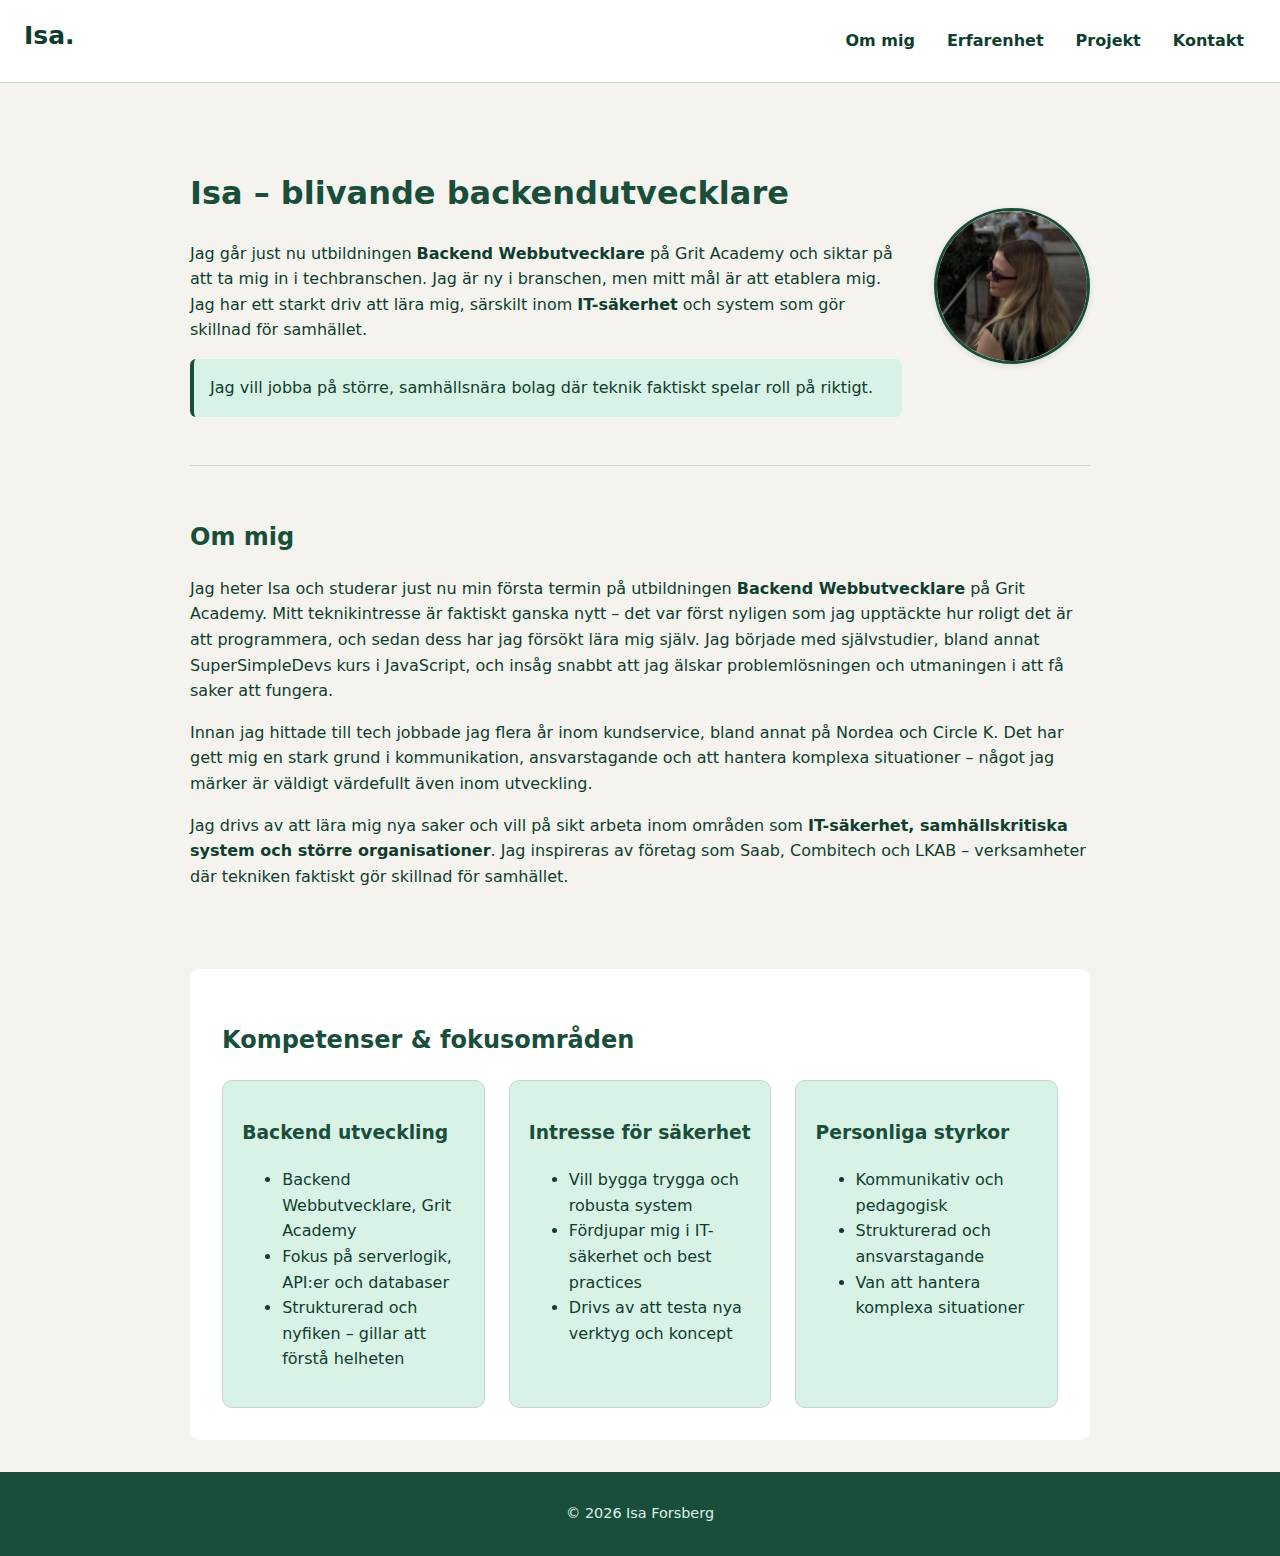
<file: Index.html>
<!DOCTYPE html>
<html lang="sv">
<head>
    <meta charset="UTF-8">
    <meta name="viewport" content="width=device-width, initial-scale=1.0">
    <title>Isa Forsberg – Backendutvecklare</title>
    <meta name="description" content="Portfolio för Isa Forsberg, blivande backendutvecklare med intresse för IT-säkerhet och samhällsnytta.">
    <link rel="stylesheet" href="styles/Global.css">
<link rel="stylesheet" href="styles/Homepage.css">

</head>

<body>

<header class="site-header">
    
        <div class="logo">Isa<span>.</span></div>

        <nav class="nav-links" aria-label="Huvudnavigation">
            <a href="index.html">Om mig</a>
            <a href="erfarenheter.html">Erfarenhet</a>
            <a href="projekt.html">Projekt</a>
            <a href="kontakt.html">Kontakt</a>
        </nav>
    
</header>




<main>

    <!-- INTRO-->
   <section class="intro">
    <div class="intro-content">
        <div class="intro-text">
            <h1>Isa – blivande backendutvecklare</h1>
            <p>
                Jag går just nu utbildningen <strong>Backend Webbutvecklare</strong> på Grit Academy
                och siktar på att ta mig in i techbranschen. Jag är ny i branschen, men mitt mål är att etablera mig.
                Jag har ett starkt driv att lära mig, särskilt inom <strong>IT-säkerhet</strong> och system som gör skillnad för samhället.
            </p>

            <p class="highlight">
                Jag vill jobba på större, samhällsnära bolag där teknik faktiskt spelar roll på riktigt.
            </p>
        </div>

        <div class="intro-image">
            <img src="images/profilbildPortfölj.jpg" alt="Porträtt av Isa">
        </div>
    </div>
</section>


    <!-- OM MIG -->
    <section class="section">
        <h2>Om mig</h2>

        <p>
            Jag heter Isa och studerar just nu min första termin på utbildningen 
            <strong>Backend Webbutvecklare</strong> på Grit Academy. Mitt teknikintresse är faktiskt ganska nytt – 
            det var först nyligen som jag upptäckte hur roligt det är att programmera, och sedan dess har jag 
            försökt lära mig själv. Jag började med självstudier, bland annat SuperSimpleDevs kurs i JavaScript, och 
            insåg snabbt att jag älskar problemlösningen och utmaningen i att få saker att fungera.
        </p>

        <p>
            Innan jag hittade till tech jobbade jag flera år inom kundservice, bland annat på Nordea och 
            Circle K. Det har gett mig en stark grund i kommunikation, ansvarstagande och att hantera 
            komplexa situationer – något jag märker är väldigt värdefullt även inom utveckling.
        </p>

        <p>
            Jag drivs av att lära mig nya saker och vill på sikt arbeta inom områden som 
            <strong>IT-säkerhet, samhällskritiska system och större organisationer</strong>. Jag inspireras av 
            företag som Saab, Combitech och LKAB – verksamheter där tekniken faktiskt gör skillnad för 
            samhället.
        </p>
    </section>

    <!-- KOMPETENSER -->
    <section class="section-alt">
        <h2>Kompetenser & fokusområden</h2>

        <div class="grid">
            <article class="card">
                <h3>Backend utveckling</h3>
                <ul>
                    <li>Backend Webbutvecklare, Grit Academy</li>
                    <li>Fokus på serverlogik, API:er och databaser</li>
                    <li>Strukturerad och nyfiken – gillar att förstå helheten</li>
                </ul>
            </article>

            <article class="card">
                <h3>Intresse för säkerhet</h3>
                <ul>
                    <li>Vill bygga trygga och robusta system</li>
                    <li>Fördjupar mig i IT-säkerhet och best practices</li>
                    <li>Drivs av att testa nya verktyg och koncept</li>
                </ul>
            </article>

            <article class="card">
                <h3>Personliga styrkor</h3>
                <ul>
                    <li>Kommunikativ och pedagogisk</li>
                    <li>Strukturerad och ansvarstagande</li>
                    <li>Van att hantera komplexa situationer</li>
                </ul>
            </article>
        </div>
    </section>

</main>

<footer class="site-footer">
    <p>© 2026 Isa Forsberg</p>
</footer>

</body>
</html>
</file>
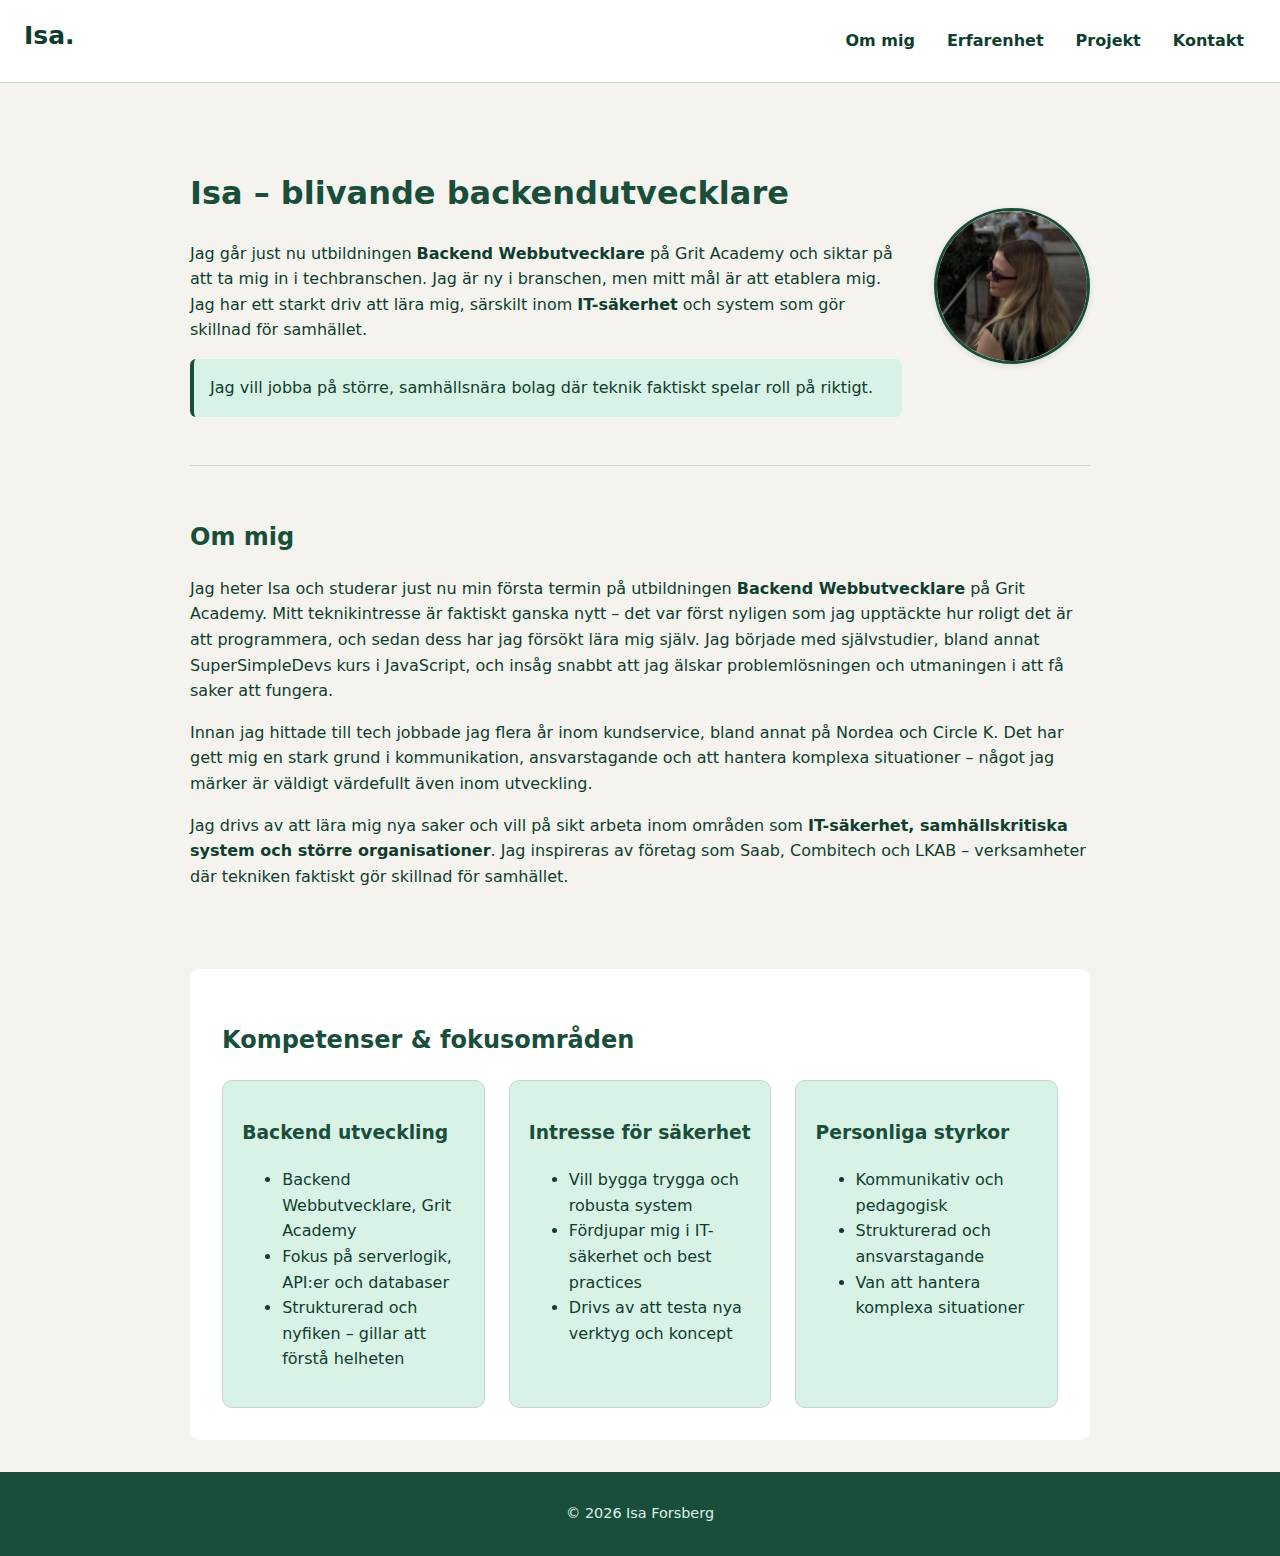
<file: index.html>
<!DOCTYPE html>
<html lang="sv">
<head>
    <meta charset="UTF-8">
    <meta name="viewport" content="width=device-width, initial-scale=1.0">
    <title>Isa Forsberg – Backendutvecklare</title>
    <meta name="description" content="Portfolio för Isa Forsberg, blivande backendutvecklare med intresse för IT-säkerhet och samhällsnytta.">
    <link rel="stylesheet" href="styles/Global.css">
<link rel="stylesheet" href="styles/Homepage.css">

</head>

<body>

<header class="site-header">
    
        <div class="logo">Isa<span>.</span></div>

        <nav class="nav-links" aria-label="Huvudnavigation">
            <a href="index.html">Om mig</a>
            <a href="Erfarenheter.html">Erfarenhet</a>
            <a href="Projekt.html">Projekt</a>
            <a href="Kontakt.html">Kontakt</a>
        </nav>
    
</header>




<main>

    <!-- INTRO-->
   <section class="intro">
    <div class="intro-content">
        <div class="intro-text">
            <h1>Isa – blivande backendutvecklare</h1>
            <p>
                Jag går just nu utbildningen <strong>Backend Webbutvecklare</strong> på Grit Academy
                och siktar på att ta mig in i techbranschen. Jag är ny i branschen, men mitt mål är att etablera mig.
                Jag har ett starkt driv att lära mig, särskilt inom <strong>IT-säkerhet</strong> och system som gör skillnad för samhället.
            </p>

            <p class="highlight">
                Jag vill jobba på större, samhällsnära bolag där teknik faktiskt spelar roll på riktigt.
            </p>
        </div>

        <div class="intro-image">
            <img src="images/profilbildPortfölj.jpg" alt="Porträtt av Isa">
        </div>
    </div>
</section>


    <!-- OM MIG -->
    <section class="section">
        <h2>Om mig</h2>

        <p>
            Jag heter Isa och studerar just nu min första termin på utbildningen 
            <strong>Backend Webbutvecklare</strong> på Grit Academy. Mitt teknikintresse är faktiskt ganska nytt – 
            det var först nyligen som jag upptäckte hur roligt det är att programmera, och sedan dess har jag 
            försökt lära mig själv. Jag började med självstudier, bland annat SuperSimpleDevs kurs i JavaScript, och 
            insåg snabbt att jag älskar problemlösningen och utmaningen i att få saker att fungera.
        </p>

        <p>
            Innan jag hittade till tech jobbade jag flera år inom kundservice, bland annat på Nordea och 
            Circle K. Det har gett mig en stark grund i kommunikation, ansvarstagande och att hantera 
            komplexa situationer – något jag märker är väldigt värdefullt även inom utveckling.
        </p>

        <p>
            Jag drivs av att lära mig nya saker och vill på sikt arbeta inom områden som 
            <strong>IT-säkerhet, samhällskritiska system och större organisationer</strong>. Jag inspireras av 
            företag som Saab, Combitech och LKAB – verksamheter där tekniken faktiskt gör skillnad för 
            samhället.
        </p>
    </section>

    <!-- KOMPETENSER -->
    <section class="section-alt">
        <h2>Kompetenser & fokusområden</h2>

        <div class="grid">
            <article class="card">
                <h3>Backend utveckling</h3>
                <ul>
                    <li>Backend Webbutvecklare, Grit Academy</li>
                    <li>Fokus på serverlogik, API:er och databaser</li>
                    <li>Strukturerad och nyfiken – gillar att förstå helheten</li>
                </ul>
            </article>

            <article class="card">
                <h3>Intresse för säkerhet</h3>
                <ul>
                    <li>Vill bygga trygga och robusta system</li>
                    <li>Fördjupar mig i IT-säkerhet och best practices</li>
                    <li>Drivs av att testa nya verktyg och koncept</li>
                </ul>
            </article>

            <article class="card">
                <h3>Personliga styrkor</h3>
                <ul>
                    <li>Kommunikativ och pedagogisk</li>
                    <li>Strukturerad och ansvarstagande</li>
                    <li>Van att hantera komplexa situationer</li>
                </ul>
            </article>
        </div>
    </section>

</main>

<footer class="site-footer">
    <p>© 2026 Isa Forsberg</p>
</footer>

</body>
</html>
</file>
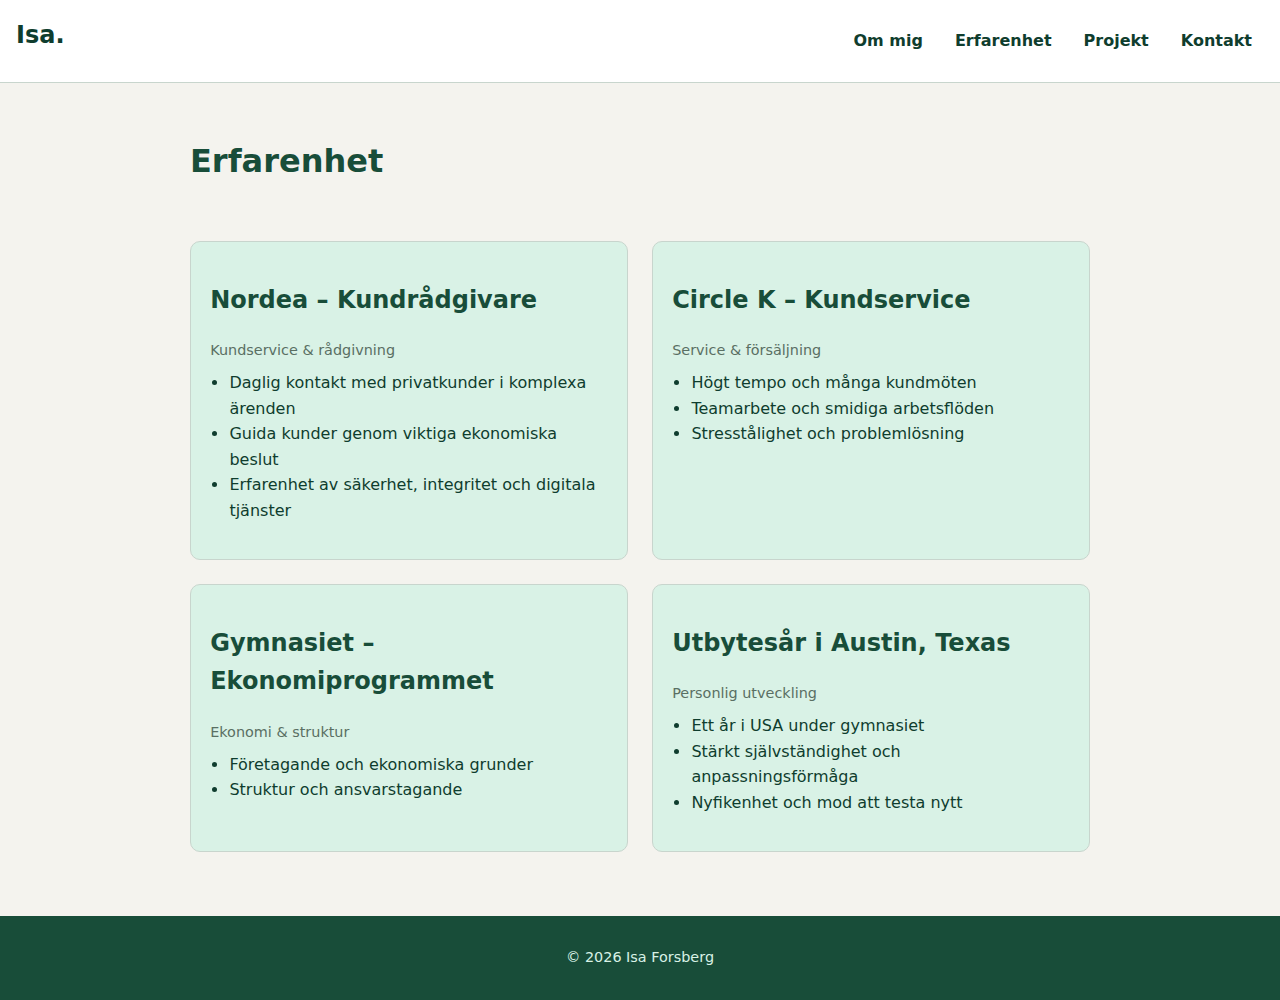
<file: erfarenheter.html>
<!DOCTYPE html>
<html lang="sv">
<head>
    <meta charset="UTF-8">
    <meta name="viewport" content="width=device-width, initial-scale=1.0">
    <title>Erfarenhet – Isa Forsberg</title>
    <meta name="description" content="Arbetslivserfarenhet och bakgrund för Isa Forsberg.">
   <link rel="stylesheet" href="styles/global.css">
<link rel="stylesheet" href="styles/erfarenheter.css">

</head>

<body>
<header class="site-header">
    
        <div class="logo">Isa<span>.</span></div>

        <nav class="nav-links" aria-label="Huvudnavigation">
            <a href="index.html">Om mig</a>
            <a href="erfarenheter.html">Erfarenhet</a>
            <a href="projekt.html">Projekt</a>
            <a href="kontakt.html">Kontakt</a>
        </nav>
    
</header>

<main>
    <h1>Erfarenhet</h1>

    <div class="section">
        <article class="experience">
            <h2>Nordea – Kundrådgivare</h2>
            <p class="experience-container">Kundservice & rådgivning</p>
            <ul>
                <li>Daglig kontakt med privatkunder i komplexa ärenden</li>
                <li>Guida kunder genom viktiga ekonomiska beslut</li>
                <li>Erfarenhet av säkerhet, integritet och digitala tjänster</li>
            </ul>
        </article>

        <article class="experience">
            <h2>Circle K – Kundservice</h2>
            <p class="experience-container">Service & försäljning</p>
            <ul>
                <li>Högt tempo och många kundmöten</li>
                <li>Teamarbete och smidiga arbetsflöden</li>
                <li>Stresstålighet och problemlösning</li>
            </ul>
        </article>

        <article class="experience">
            <h2>Gymnasiet – Ekonomiprogrammet</h2>
            <p class="experience-container">Ekonomi & struktur</p>
            <ul>
                <li>Företagande och ekonomiska grunder</li>
                <li>Struktur och ansvarstagande</li>
            </ul>
        </article>

        <article class="experience">
            <h2>Utbytesår i Austin, Texas</h2>
            <p class="experience-container">Personlig utveckling</p>
            <ul>
                <li>Ett år i USA under gymnasiet</li>
                <li>Stärkt självständighet och anpassningsförmåga</li>
                <li>Nyfikenhet och mod att testa nytt</li>
            </ul>
        </article>
    </div>
</main>

<footer class="site-footer">
    <p>© 2026 Isa Forsberg</p>
</footer>
</body>
</html>
</file>
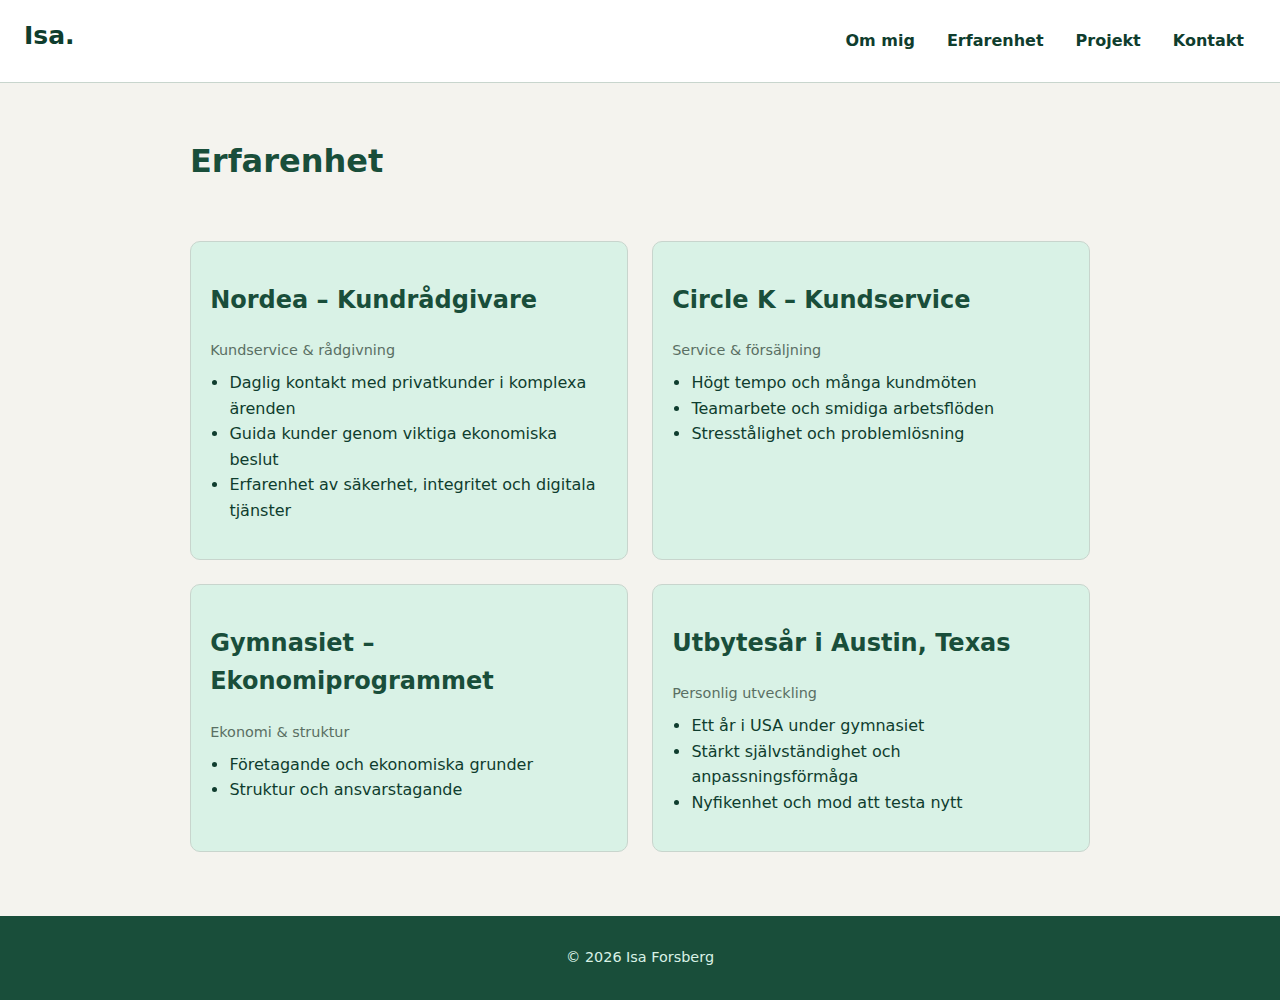
<file: Erfarenheter.html>
<!DOCTYPE html>
<html lang="sv">
<head>
    <meta charset="UTF-8">
    <meta name="viewport" content="width=device-width, initial-scale=1.0">
    <title>Erfarenhet – Isa Forsberg</title>
    <meta name="description" content="Arbetslivserfarenhet och bakgrund för Isa Forsberg.">
   <link rel="stylesheet" href="styles/Global.css">
<link rel="stylesheet" href="styles/Erfarenheter.css">

</head>

<body>
<header class="site-header">
    
        <div class="logo">Isa<span>.</span></div>

        <nav class="nav-links" aria-label="Huvudnavigation">
            <a href="index.html">Om mig</a>
            <a href="erfarenheter.html">Erfarenhet</a>
            <a href="projekt.html">Projekt</a>
            <a href="kontakt.html">Kontakt</a>
        </nav>
    
</header>




<main>
    <h1>Erfarenhet</h1>

    <div class="section">
        <article class="experience">
            <h2>Nordea – Kundrådgivare</h2>
            <p class="experience-container">Kundservice & rådgivning</p>
            <ul>
                <li>Daglig kontakt med privatkunder i komplexa ärenden</li>
                <li>Guida kunder genom viktiga ekonomiska beslut</li>
                <li>Erfarenhet av säkerhet, integritet och digitala tjänster</li>
            </ul>
        </article>

        <article class="experience">
            <h2>Circle K – Kundservice</h2>
            <p class="experience-container">Service & försäljning</p>
            <ul>
                <li>Högt tempo och många kundmöten</li>
                <li>Teamarbete och smidiga arbetsflöden</li>
                <li>Stresstålighet och problemlösning</li>
            </ul>
        </article>

        <article class="experience">
            <h2>Gymnasiet – Ekonomiprogrammet</h2>
            <p class="experience-container">Ekonomi & struktur</p>
            <ul>
                <li>Företagande och ekonomiska grunder</li>
                <li>Struktur och ansvarstagande</li>
            </ul>
        </article>

        <article class="experience">
            <h2>Utbytesår i Austin, Texas</h2>
            <p class="experience-container">Personlig utveckling</p>
            <ul>
                <li>Ett år i USA under gymnasiet</li>
                <li>Stärkt självständighet och anpassningsförmåga</li>
                <li>Nyfikenhet och mod att testa nytt</li>
            </ul>
        </article>
    </div>
</main>

<footer class="site-footer">
    <p>© 2026 Isa Forsberg</p>
</footer>
</body>
</html>
</file>
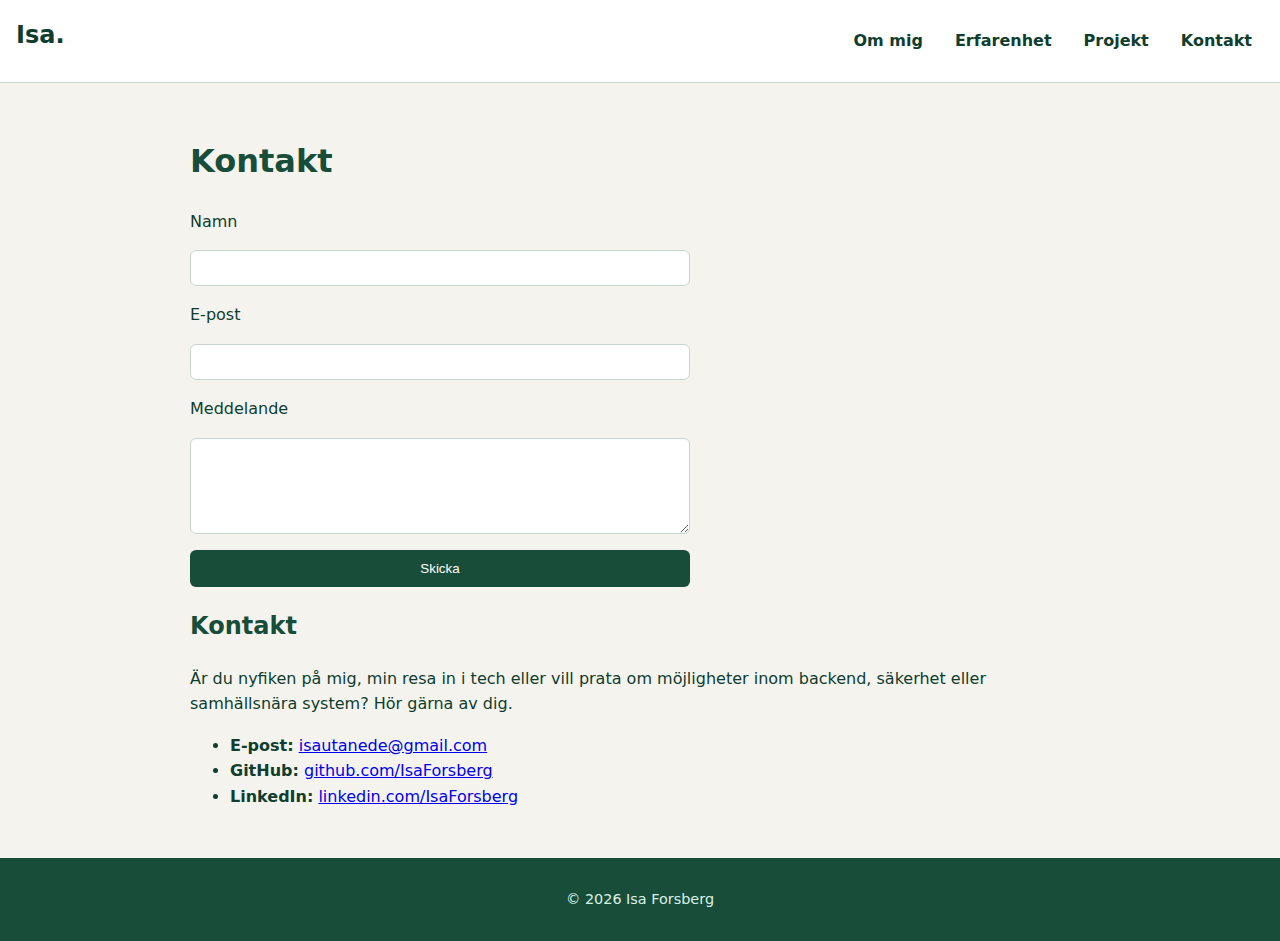
<file: kontakt.html>
<!DOCTYPE html>
<html lang="sv">
<head>
    <meta charset="UTF-8">
    <meta name="viewport" content="width=device-width, initial-scale=1.0">
    <title>Kontakt – Isa Forsberg</title>
    <meta name="description" content="Kontakta Isa Forsberg via formulär.">
   <link rel="stylesheet" href="styles/global.css">
<link rel="stylesheet" href="styles/kontakt.css">

</head>

<body>
<header class="site-header">
    
        <div class="logo">Isa<span>.</span></div>

       <nav class="nav-links" aria-label="Huvudnavigation">
            <a href="index.html">Om mig</a>
            <a href="erfarenheter.html">Erfarenhet</a>
            <a href="projekt.html">Projekt</a>
            <a href="kontakt.html">Kontakt</a>
        </nav>
</header>

<main>
   
    <h1>Kontakt</h1>

    <div class="section">
        <form class="contact-form" action="#" method="post" aria-label="Kontaktformulär">
            <label for="name">Namn</label>
            <input id="name" name="name" type="text" >

            <label for="email">E‑post</label>
            <input id="email" name="email" type="email">

            <label for="message">Meddelande</label>
            <textarea id="message" name="message" rows="5"></textarea>

            <button type="submit">Skicka</button>
        </form>
    </div>

     <section id="contact" class="section">
            <h2>Kontakt</h2>
            <p>
                Är du nyfiken på mig, min resa in i tech eller vill prata om möjligheter inom backend,
                säkerhet eller samhällsnära system? Hör gärna av dig.
            </p>
            <ul class="contact-list">
                <li><strong>E-post:</strong> <a href="mailto:isautanede@gmail.com">isautanede@gmail.com</a></li>
                <li><strong>GitHub:</strong> <a href="https://github.com/IsaForsberg" target="_blank" rel="noopener">github.com/IsaForsberg</a></li>
                <li><strong>LinkedIn:</strong> <a href="https://linkedin.com/in/isa-f-21ab39175" target="_blank" rel="noopener">linkedin.com/IsaForsberg</a></li>
               
            </ul>
        </section>
</main>

<footer class="site-footer">
    <p>© 2026 Isa Forsberg</p>
</footer>
</body>
</html>
</file>
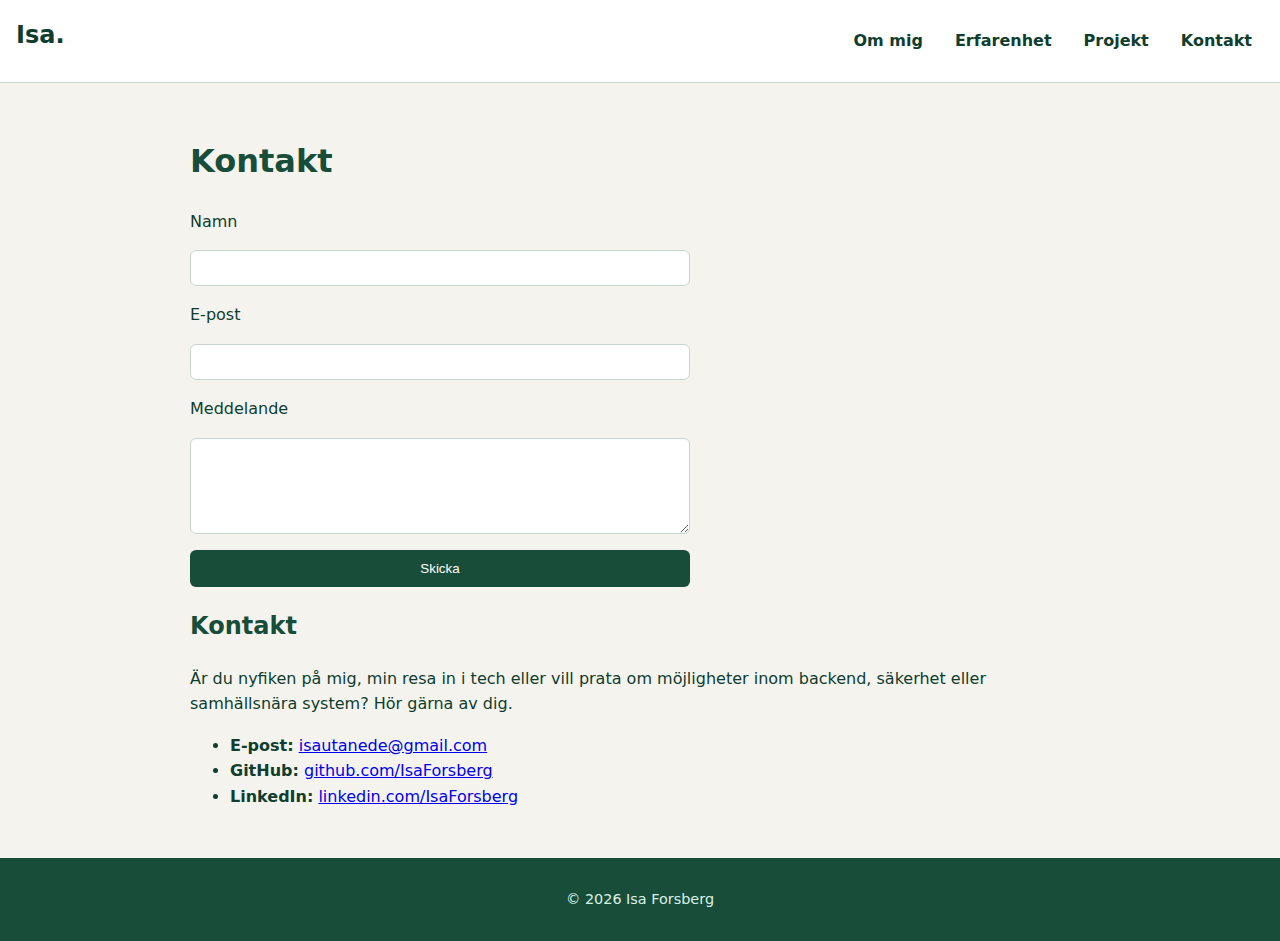
<file: Kontakt.html>
<!DOCTYPE html>
<html lang="sv">
<head>
    <meta charset="UTF-8">
    <meta name="viewport" content="width=device-width, initial-scale=1.0">
    <title>Kontakt – Isa Forsberg</title>
    <meta name="description" content="Kontakta Isa Forsberg via formulär.">
   <link rel="stylesheet" href="styles/global.css">
<link rel="stylesheet" href="styles/kontakt.css">

</head>

<body>
<header class="site-header">
    
        <div class="logo">Isa<span>.</span></div>

       <nav class="nav-links" aria-label="Huvudnavigation">
            <a href="index.html">Om mig</a>
            <a href="erfarenheter.html">Erfarenhet</a>
            <a href="projekt.html">Projekt</a>
            <a href="kontakt.html">Kontakt</a>
        </nav>
</header>



<main>
   
    <h1>Kontakt</h1>

    <div class="section">
        <form class="contact-form" action="#" method="post" aria-label="Kontaktformulär">
            <label for="name">Namn</label>
            <input id="name" name="name" type="text" >

            <label for="email">E‑post</label>
            <input id="email" name="email" type="email">

            <label for="message">Meddelande</label>
            <textarea id="message" name="message" rows="5"></textarea>

            <button type="submit">Skicka</button>
        </form>
    </div>

     <section id="contact" class="section">
            <h2>Kontakt</h2>
            <p>
                Är du nyfiken på mig, min resa in i tech eller vill prata om möjligheter inom backend,
                säkerhet eller samhällsnära system? Hör gärna av dig.
            </p>
            <ul class="contact-list">
                <li><strong>E-post:</strong> <a href="mailto:isautanede@gmail.com">isautanede@gmail.com</a></li>
                <li><strong>GitHub:</strong> <a href="https://github.com/IsaForsberg" target="_blank" rel="noopener">github.com/IsaForsberg</a></li>
                <li><strong>LinkedIn:</strong> <a href="https://linkedin.com/in/isa-f-21ab39175" target="_blank" rel="noopener">linkedin.com/IsaForsberg</a></li>
               
            </ul>
        </section>
</main>

<footer class="site-footer">
    <p>© 2026 Isa Forsberg</p>
</footer>
</body>
</html>
</file>
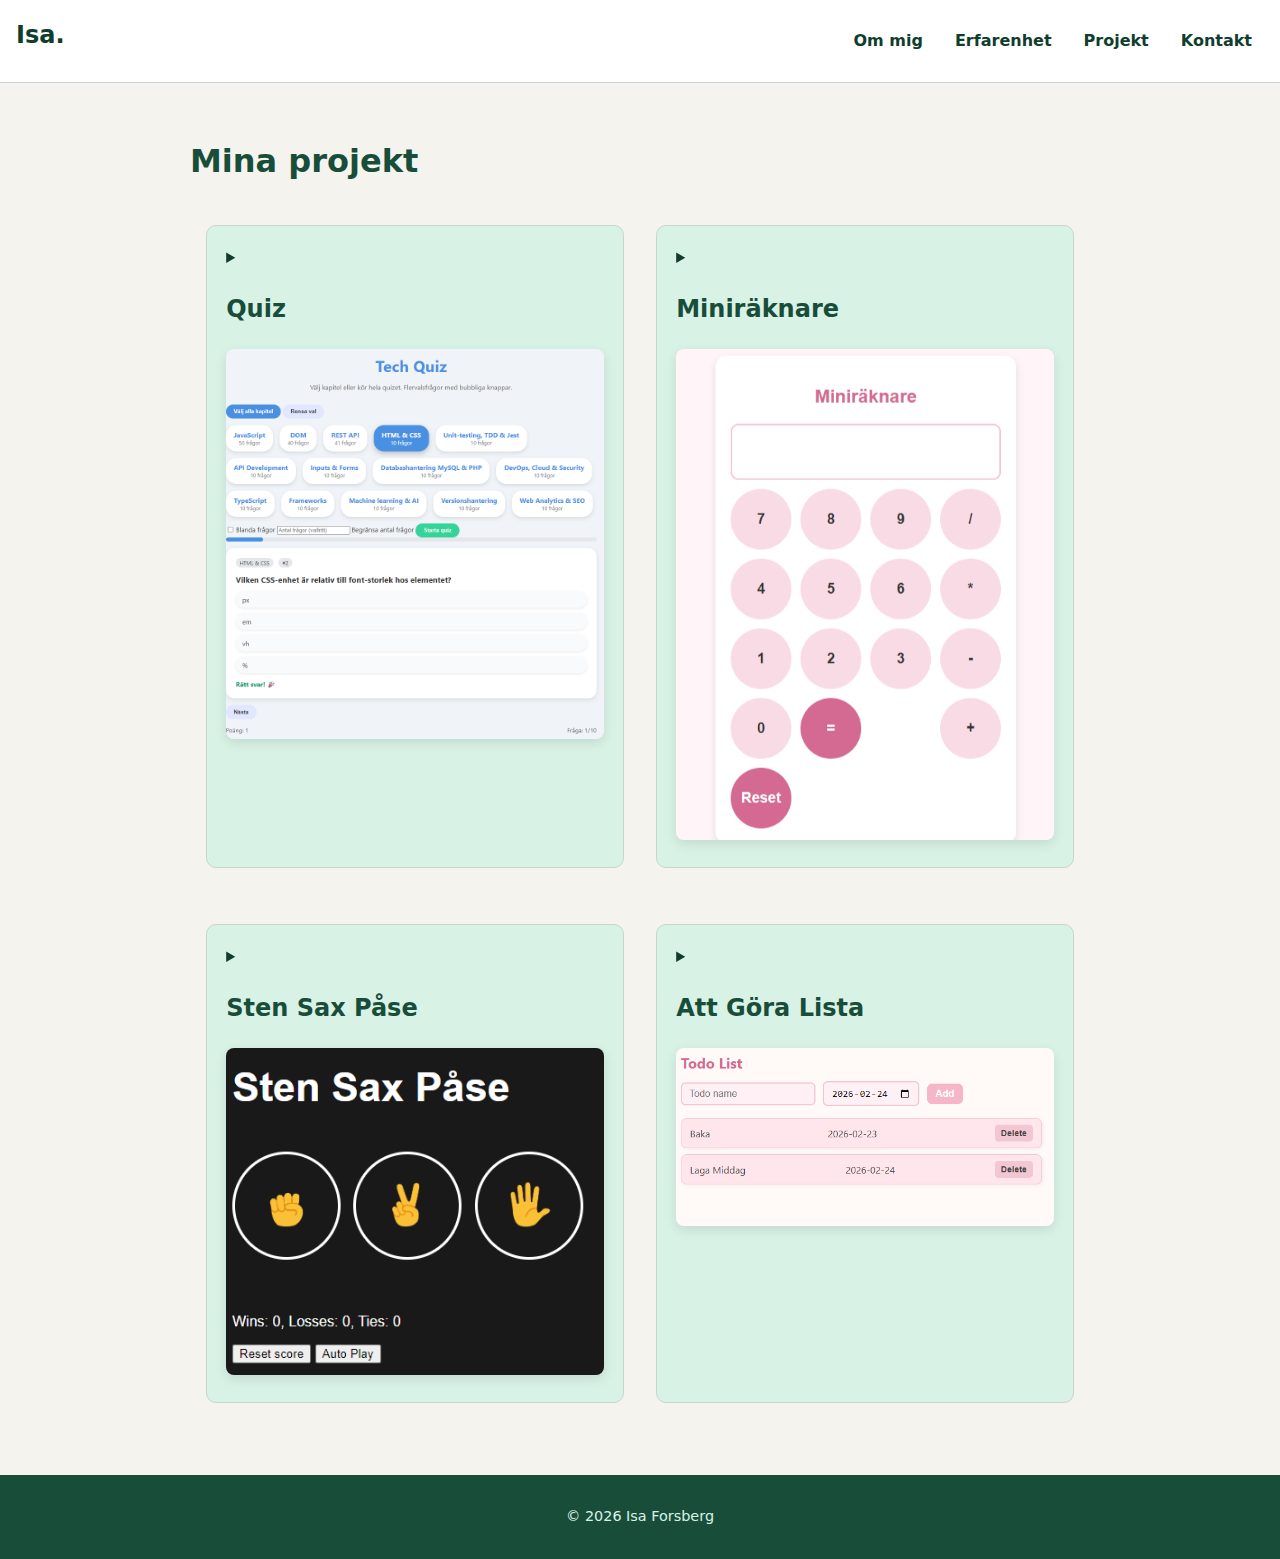
<file: projekt.html>
<!DOCTYPE html>
<html lang="sv">
<head>
    <meta charset="UTF-8">
    <meta name="viewport" content="width=device-width, initial-scale=1.0">
    <title>Projekt – Isa Forsberg</title>
    <link rel="stylesheet" href="styles/global.css">
    <link rel="stylesheet" href="styles/projekt.css">
</head>

<body>

<header class="site-header">
    
        <div class="logo">Isa<span>.</span></div>

         <nav class="nav-links" aria-label="Huvudnavigation">
            <a href="index.html">Om mig</a>
            <a href="erfarenheter.html">Erfarenhet</a>
            <a href="projekt.html">Projekt</a>
            <a href="kontakt.html">Kontakt</a>
        </nav>
    
</header>

<main>
    <h1>Mina projekt</h1>

    <div class="project-grid">

 <article class="project-card">
    <details aria-label="Visa mer information om projektet Quiz">
        <summary>
            <h2>Quiz</h2>
            <img src="images/Projekt1.png" alt="Screenshot av projekt 1 som är en Quiz sida">
           
        </summary>

        <p class="project-description">
           En enkel och interaktiv quiz byggd med HTML, CSS och JavaScript, skapad för att öva på modulär kodstruktur, 
           DOM‑hantering och användarvänlig design. Frågorna uppdateras dynamiskt medan användaren klickar sig vidare, 
           och gränssnittet är utformat för att vara tydligt, tillgängligt och lätt att använda. Projektet håller reda
           på poängen under spelets gång och visar resultatet när quizen är avslutad, vilket gör det till en smidig och
            pedagogisk övning i både logik och frontend‑utveckling.
        </p>
    </details>
 </article>

 <article class="project-card">
    <details aria-label="Visa mer information om projektet Miniräknare">
        <summary>
            <h2>Miniräknare</h2>
            <img src="images/Projekt2.png" alt="Screenshot av projekt 2 som är en miniräknare">
           
        </summary>

        <p class="project-description">
            En enkel och lättanvänd miniräknare byggd i JavaScript, skapad för att utföra grundläggande beräkningar som addition, 
            subtraktion, multiplikation och division direkt i webbläsaren. Projektet är utvecklat som en övning i JavaScript för
            att träna på logik, funktionshantering och arbete med DOM‑element. Gränssnittet är avskalat och tydligt, vilket gör
            det enkelt att skriva in tal, välja operator och få resultatet presenterat med ett knapptryck.
        </p>
    </details>
 </article>


 <article class="project-card">
    <details aria-label="Visa mer information om projektet Sten Sax Påse">
        <summary >
            <h2>Sten Sax Påse</h2>
            <img src="images/Projekt3.png" alt="Screenshot av projekt 3 som är ett sten sax påse spel">
           
        </summary>

        <p class="project-description">
            Ett klassiskt sten‑sax‑påse‑spel utvecklat med JavaScript, HTML och CSS, där du spelar mot datorn och direkt 
            får se om du vinner, förlorar eller spelar oavgjort. Spelet erbjuder ett enkelt och interaktivt gränssnitt där du väljer 
            mellan sten, sax eller påse medan datorn gör ett slumpmässigt val. Designen är lätt att använda direkt i webbläsaren, 
            och det finns även ett automatiserat spelläge för den som vill se spelet rulla av sig självt.
        </p>
    </details>
 </article>


 <article class="project-card">
    <details aria-label="Visa mer information om projektet ToDoList">
        <summary>
            <h2>Att Göra Lista</h2>
            <img src="images/Projekt4.png" alt="Screenshot av projekt 4 som är en att göra lista">
            
        </summary>

        <p class="project-description">
          En stilren och lättanvänd to‑do‑lista byggd med HTML, CSS och JavaScript. Den kombinerar
           enkel funktionalitet med en färgstark och lekfull design där användaren kan lägga till, 
           checka av och ta bort uppgifter på ett intuitivt sätt.
        </p>
     </details>
 </article>

    </div>
</main>

<footer class="site-footer">
    <p>© 2026 Isa Forsberg</p>
</footer>

</body>
</html>
</file>
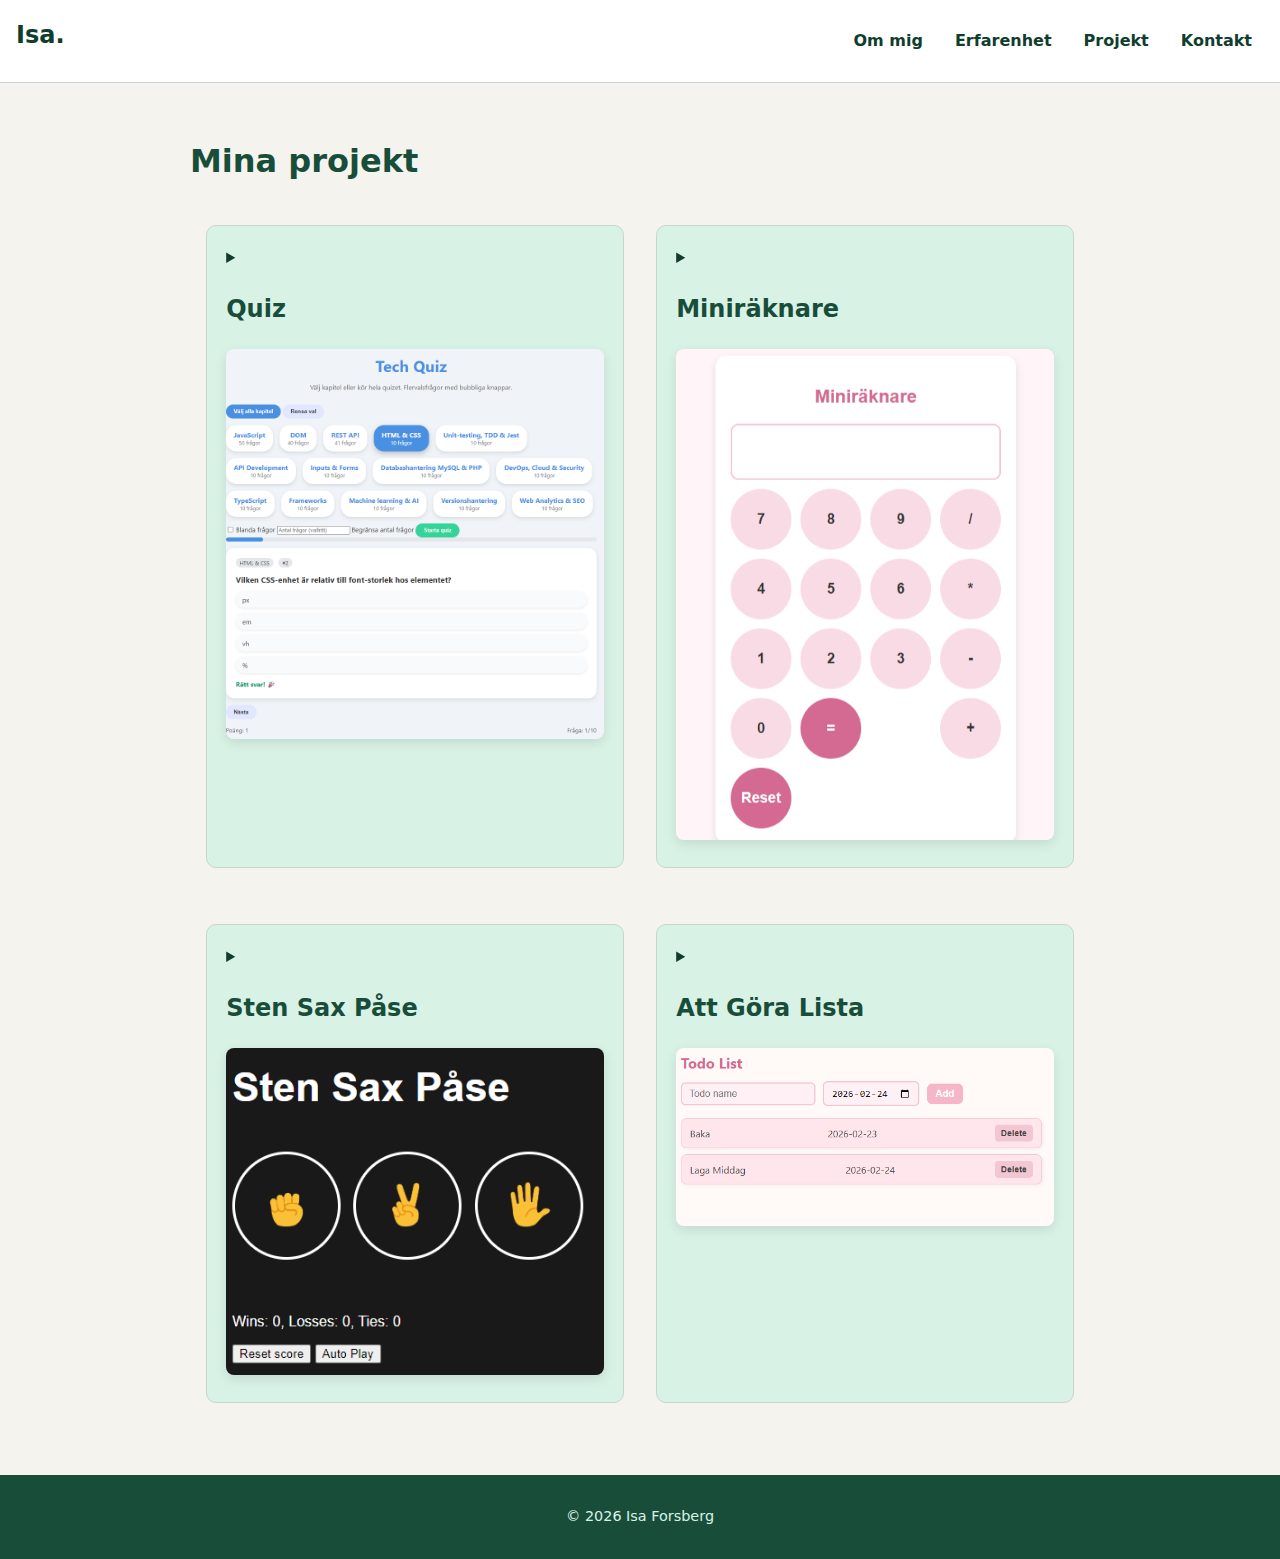
<file: Projekt.html>
<!DOCTYPE html>
<html lang="sv">
<head>
    <meta charset="UTF-8">
    <meta name="viewport" content="width=device-width, initial-scale=1.0">
    <title>Projekt – Isa Forsberg</title>
    <link rel="stylesheet" href="styles/global.css">
    <link rel="stylesheet" href="styles/projekt.css">
</head>

<body>

<header class="site-header">
    
        <div class="logo">Isa<span>.</span></div>

         <nav class="nav-links" aria-label="Huvudnavigation">
            <a href="index.html">Om mig</a>
            <a href="erfarenheter.html">Erfarenhet</a>
            <a href="projekt.html">Projekt</a>
            <a href="kontakt.html">Kontakt</a>
        </nav>
    
</header>

<main>
    <h1>Mina projekt</h1>

    <div class="project-grid">

       <article class="project-card">
    <details aria-label="Visa mer information om projektet Quiz">
        <summary>
             <h2>Quiz</h2>
            <img src="images/Projekt1.png" alt="Screenshot av projekt 1 som är en Quiz sida">
           
        </summary>

        <p class="project-description">
           En enkel och interaktiv quiz byggd med HTML, CSS och JavaScript, skapad för att öva på modulär kodstruktur, 
           DOM‑hantering och användarvänlig design. Frågorna uppdateras dynamiskt medan användaren klickar sig vidare, 
           och gränssnittet är utformat för att vara tydligt, tillgängligt och lätt att använda. Projektet håller reda
           på poängen under spelets gång och visar resultatet när quizen är avslutad, vilket gör det till en smidig och
            pedagogisk övning i både logik och frontend‑utveckling.
        </p>
    </details>
</article>

<article class="project-card">
    <details aria-label="Visa mer information om projektet Miniräknare">
        <summary>
             <h2>Miniräknare</h2>
            <img src="images/Projekt2.png" alt="Screenshot av projekt 2 som är en miniräknare">
           
        </summary>

        <p class="project-description">
            En enkel och lättanvänd miniräknare byggd i JavaScript, skapad för att utföra grundläggande beräkningar som addition, 
            subtraktion, multiplikation och division direkt i webbläsaren. Projektet är utvecklat som en övning i JavaScript för
             att träna på logik, funktionshantering och arbete med DOM‑element. Gränssnittet är avskalat och tydligt, vilket gör
              det enkelt att skriva in tal, välja operator och få resultatet presenterat med ett knapptryck.
        </p>
    </details>
</article>


        <article class="project-card">
    <details aria-label="Visa mer information om projektet Sten Sax Påse">
        <summary >
             <h2>Sten Sax Påse</h2>
            <img src="images/Projekt3.png" alt="Screenshot av projekt 3 som är ett sten sax påse spel">
           
        </summary>

        <p class="project-description">
            Ett klassiskt sten‑sax‑påse‑spel utvecklat med JavaScript, HTML och CSS, där du spelar mot datorn och direkt 
            får se om du vinner, förlorar eller spelar oavgjort. Spelet erbjuder ett enkelt och interaktivt gränssnitt där du väljer 
            mellan sten, sax eller påse medan datorn gör ett slumpmässigt val. Designen är lätt att använda direkt i webbläsaren, 
            och det finns även ett automatiserat spelläge för den som vill se spelet rulla av sig självt.
        </p>
    </details>
</article>

<article class="project-card">
    <details aria-label="Visa mer information om projektet ToDoList">
        <summary>
            <h2>Att Göra Lista</h2>
            <img src="images/Projekt4.png" alt="Screenshot av projekt 4 som är en att göra lista">
            
        </summary>

        <p class="project-description">
           En enkel och interaktiv quiz byggd med HTML, CSS och JavaScript, framtagen för att träna på modulär kodstruktur,
            DOM‑manipulation och att skapa en användarvänlig upplevelse. Frågorna hämtas från en frågebank och uppdateras 
            dynamiskt medan användaren spelar, samtidigt som gränssnittet hålls rent och lättillgängligt med egen CSS‑design. 
            Under spelets gång registreras poängen automatiskt och resultatet visas när quizen är avslutad, vilket gör projektet 
            till en tydlig och pedagogisk övning i både logik och frontend‑utveckling.
        </p>
     </details>
    </article>

    </div>
</main>

<footer class="site-footer">
    <p>© 2026 Isa Forsberg</p>
</footer>

</body>
</html>
</file>
<file: styles/Global.css>
/* Färger – natur/grönt tema */
:root {
    --bg: #f4f3ee;
    --bg-alt: #ffffff;
    --text: #0f3d2e;
    --accent: #194e3a;
    --hover: #11815c;
    --accent-light: #d9f2e6;
    --border: #c8d5cd;
}

/* Gör att footern alltid ligger längst ner */
html, body {
    height: 100%;
    margin: 0;
}

body {
    display: flex;
    flex-direction: column;
    font-family: system-ui, sans-serif;
    background: var(--bg);
    color: var(--text);
    line-height: 1.6;
}

main {
    flex: 1;
    max-width: 900px;
    margin: 0 auto;
    padding: 2rem 1.5rem;
}

/* Rubriker */
h1, h2, h3 {
    color: var(--accent);
}

/* HEADER */

.site-header {
    display: flex;
    justify-content: space-between;
    padding: 1rem 1.5rem;
    background: var(--bg-alt);
    border-bottom: 1px solid var(--border);
   
}

/* Nav-länkar */
nav a {
    display: flex;
    justify-content: center;
    text-decoration: none;
    color: var(--text);
    padding: 0.5rem;
    
}

.nav-links {
    display: flex;
    flex-direction: row;
    flex-wrap: nowrap; 
    gap: 0.5rem;
}

.nav-links a {
    display: flex;
    justify-content: center;
    padding: 0.5rem;
    text-decoration: none;
    font-weight: bold;
    white-space: nowrap; 
    flex-shrink: 1; 
    font-size: 1rem;
}


nav a:hover {
    color: var(--hover);
}

.logo {
    font-weight: bold;
    font-size: 25px;
}


/*SURFPLATTA*/
@media (min-width: 600px) {


    .nav-links {
        display: flex;
        background: none;
        width: auto;
        padding: 0;
       
    }

    .nav-links a {
    flex-shrink: 1; 
    width: auto;    
    white-space: nowrap; 
    }

}

/* DESKTOP*/
@media (min-width: 900px) {
    .nav-links a {
        padding: 0.75rem;
        font-size: 1rem;
        width: auto;
    }
}

/* FOOTER */

.site-footer {
    text-align: center;
    padding: 1rem;
    font-size: 0.9rem;
    color: var(--accent-light);
    background-color: var(--accent);
}
</file>
<file: styles/Homepage.css>
/* INTRO */

.intro {
    padding: 2rem 0;
 
}

.highlight {
    background: var(--accent-light);
    padding: 1rem;
    border-left: 4px solid var(--accent);
    border-radius: 6px;
   
}

.intro-content {
    display: flex;
    flex-direction: column;
    gap: 2rem;
 
}

/* Surfplatta */
@media (min-width: 600px) {
    .intro-content {
        flex-direction: row;
        align-items: center;
        justify-content: space-between;
    }
}

/* Desktop */
@media (min-width: 900px) {
    .intro-image img {
        width: 180px;
        height: 180px;
    }
    
}

/* TEXT INTRO */
.intro-text {
    flex: 1;
}

/* BILD */
.intro-image img {
    width: 150px;
    height: 150px;
    object-fit: cover;
    border-radius: 50%;
    border: 3px solid var(--accent);
    box-shadow: 0 2px 6px rgba(0,0,0,0.1);
}



/* SEKTIONER */

/*OM MIG*/
.section {
    padding: 2rem 0;
    border-top: 1px solid var(--border);
}

/* KOMPETENSER..*/
.section-alt {
    background: var(--bg-alt);
    padding: 2rem;
    border-radius: 10px;
    margin-top: 2rem;
}

/* GRID */

.grid {
    display: grid;
    gap: 1.5rem;
}

/* Surfplatta */
@media (min-width: 600px) {
    .grid {
        grid-template-columns: repeat(2, 1fr);
    }
}

/* Desktop */
@media (min-width: 900px) {
    .grid {
        grid-template-columns: repeat(3, 1fr);
    }
}

/*KORT */

.card {
    background: var(--accent-light);
    padding: 1.2rem;
    border-radius: 10px;
    border: 1px solid var(--border);
}
</file>
<file: styles/global.css>
/* Färger – natur/grönt tema */
:root {
    --bg: #f4f3ee;
    --bg-alt: #ffffff;
    --text: #0f3d2e;
    --accent: #184d39;
    --hover: #11815c;
    --accent-light: #d9f2e6;
    --border: #c8d5cd;
}

/* Gör att footern alltid ligger längst ner */
html, body {
    height: 100%;
    margin: 0;
    padding: 0;
}

body {
    display: flex;
    flex-direction: column;
    font-family: system-ui, sans-serif;
    background: var(--bg);
    color: var(--text);
    line-height: 1.6;
    overflow-x: hidden;
}

main {
    flex: 1;
    max-width: 900px;
    margin: 0 auto;
    padding: 2rem 1.5rem;
}

/* Rubriker */
h1, h2, h3 {
    color: var(--accent);
}

/* HEADER */

.site-header {
    display: flex;
    justify-content: space-between;
    padding: 1rem 1rem;
    background: var(--bg-alt);
    border-bottom: 1px solid var(--border);
    min-width: 0;
   
}

/* Nav-länkar */
nav a {
    display: flex;
    justify-content: center;
    text-decoration: none;
    color: var(--text);
    padding: 0.5rem;
    
}

.nav-links {
    display: flex;
    flex-direction: row;
    flex-wrap: nowrap; 
    gap: 0.5rem;
}

.nav-links a {
    display: flex;
    justify-content: center;
    padding: 0.5rem;
    text-decoration: none;
    font-weight: bold;
    white-space: nowrap; 
    flex-shrink: 1; 
    font-size: 0.9rem;
    min-width: 0;
}


nav a:hover {
    color: var(--hover);
}

.logo {
    font-weight: bold;
    font-size: 1.5rem;
}


/*SURFPLATTA*/
@media (min-width: 600px) {


    .nav-links {
        display: flex;
        background: none;
        width: auto;
        padding: 0;
       
    }

    .nav-links a {
    flex-shrink: 1; 
    width: auto;    
    white-space: nowrap; 
    }

}

/* DESKTOP*/
@media (min-width: 900px) {
    .nav-links a {
        padding: 0.75rem;
        font-size: 1rem;
        width: auto;
    }
}

/* FOOTER */

.site-footer {
    text-align: center;
    padding: 1rem;
    font-size: 0.9rem;
    color: var(--accent-light);
    background-color: var(--accent);
}
</file>
<file: styles/erfarenheter.css>
.section {
    padding: 2rem 0;
}

/* Kort för varje erfarenhet */
.experience {
    background: var(--accent-light);
    padding: 1.2rem;
    border-radius: 10px;
    border: 1px solid var(--border);
    margin-bottom: 1.5rem;
    
}

/* Uderrubrik */
.experience-container {
    font-size: 0.9rem;
    color: #5a6f63;
    margin-bottom: 0.5rem;
   
}

/* Lista i varje erfarenhetskort */
.experience ul {
    padding-left: 1.2rem;
    margin-top: 0.5rem;
   
}

/* Surfplatta */
@media (min-width: 600px) {
    .section {
        display: grid;
        grid-template-columns: repeat(2, 1fr);
        gap: 1.5rem;
    }

    .experience {
        margin-bottom: 0;
    }
}
</file>
<file: styles/Erfarenheter.css>
.section {
    padding: 2rem 0;
}

/* Kort för varje erfarenhet */
.experience {
    background: var(--accent-light);
    padding: 1.2rem;
    border-radius: 10px;
    border: 1px solid var(--border);
    margin-bottom: 1.5rem;
    
}

/* Uderrubrik */
.experience-container {
    font-size: 0.9rem;
    color: #5a6f63;
    margin-bottom: 0.5rem;
   
}

/* Lista i varje erfarenhetskort */
.experience ul {
    padding-left: 1.2rem;
    margin-top: 0.5rem;
   
}

/* Surfplatta */
@media (min-width: 600px) {
    .section {
        display: grid;
        grid-template-columns: repeat(2, 1fr);
        gap: 1.5rem;
    }

    .experience {
        margin-bottom: 0;
    }
}
</file>
<file: styles/kontakt.css>
.contact-form {
    max-width: 500px;
}

/*Formulär */

.contact-form {
    display: flex;
    flex-direction: column;
    gap: 1rem;
   
}

/*namn och epost*/
input, textarea {
    padding: 0.6rem;
    border: 1px solid var(--border);
    border-radius: 6px;
}

button {
    padding: 0.7rem;
    background: var(--accent);
    color: white;
    border: none;
    border-radius: 6px;
    cursor: pointer;
}

button:hover {
    background: #25664c;
}
</file>
<file: styles/projekt.css>
.project-grid {
  display: grid;
  grid-template-columns: 1fr;
  gap: 2rem;
  padding: 1rem;
}

.project-card {
  display: flex;
  flex-direction: column;
  align-items: center;
  background: var(--accent-light);
  padding: 1.2rem;
  border-radius: 10px;
  border: 1px solid var(--border);
  margin-bottom: 1.5rem;
}

.project-card img {
  width: 100%;
  height: auto;
  max-width: 600px;
  object-fit: cover;
  border-radius: 8px;
  box-shadow: 0 4px 12px rgba(0, 0, 0, 0.1);
}

.project-description {
  text-align: center;
  margin-top: 0.5rem;
}

@media (min-width: 600px) {
  .project-grid {
    grid-template-columns: repeat(2, 1fr);
  }
}
</file>
